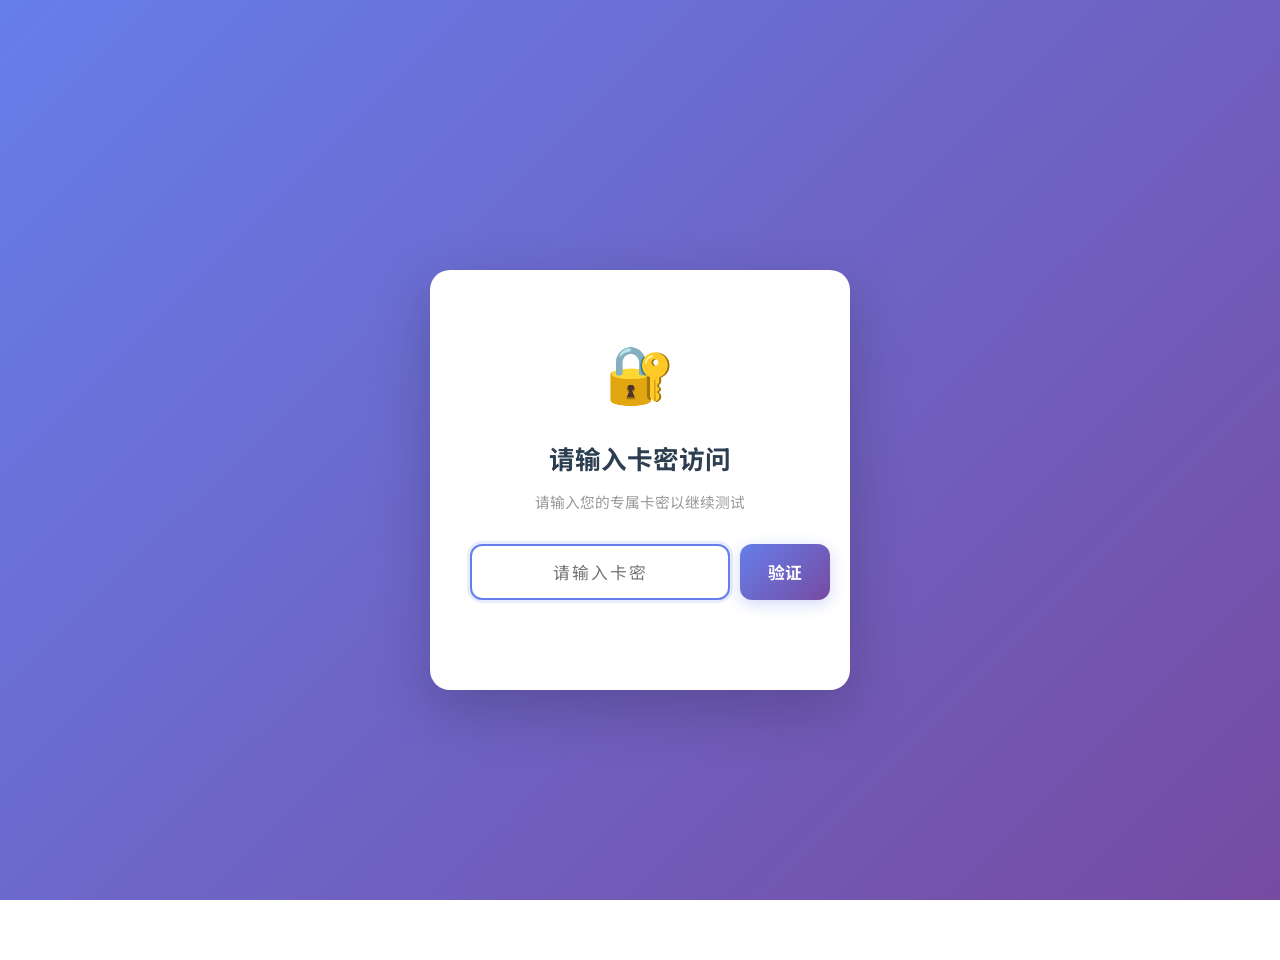
<file: index.html>
<!DOCTYPE html>
<html lang="zh-CN">
<head>
    <meta charset="UTF-8">
    <meta name="viewport" content="width=device-width, initial-scale=1.0, maximum-scale=1.0, user-scalable=no">
    <title>MBTI 性格测试 | 探索你的性格密码</title>
    <link rel="stylesheet" href="style.css">
</head>
<body>
    <!-- ===== 卡密验证门禁 ===== -->
    <div class="gate-overlay" id="gate-overlay">
        <div class="gate-box">
            <div class="gate-icon">🔐</div>
            <h1>请输入卡密访问</h1>
            <p class="gate-subtitle">请输入您的专属卡密以继续测试</p>
            <div class="gate-input-group">
                <input type="password" class="gate-input" id="gate-input"
                    placeholder="请输入卡密" maxlength="20" autocomplete="off">
                <button class="gate-submit" id="gate-submit">验证</button>
            </div>
            <div class="gate-error" id="gate-error">卡密错误，请重试</div>
        </div>
    </div>

    <!-- ===== 主内容（验证后显示） ===== -->
    <div id="main-content">
        <div class="container">
            <div class="welcome-hero">
                <div class="welcome-icon">🧠</div>
                <h1>探索你的性格密码</h1>
                <p class="welcome-subtitle">
                    MBTI（Myers-Briggs Type Indicator）是全球最广泛使用的性格分类工具之一。<br>
                    这不是评判好坏，而是帮你发现自己的天赋与潜能。
                </p>
            </div>

            <div class="feature-grid">
                <div class="feature-card">
                    <span class="feature-icon">📋</span>
                    <h3>40 道精选题目</h3>
                    <p>覆盖四维性格偏好，科学全面</p>
                </div>
                <div class="feature-card">
                    <span class="feature-icon">⚡</span>
                    <h3>5-8 分钟完成</h3>
                    <p>轻量设计，随时随地进行</p>
                </div>
                <div class="feature-card">
                    <span class="feature-icon">📊</span>
                    <h3>16 种完整分析</h3>
                    <p>优缺点 / 职业方向 / 人际关系全维度报告</p>
                </div>
            </div>

            <div class="welcome-stats">
                <div class="stat-item">
                    <div class="stat-number">16</div>
                    <div class="stat-label">性格类型</div>
                </div>
                <div class="stat-item">
                    <div class="stat-number">40</div>
                    <div class="stat-label">测试题目</div>
                </div>
                <div class="stat-item">
                    <div class="stat-number">100%</div>
                    <div class="stat-label">在线测评</div>
                </div>
            </div>

            <a href="test.html" class="start-btn">🚀 开始测试</a>

            <p class="disclaimer">
                ⚠️ 本测试仅供个人探索参考，不能替代专业心理评估。请根据真实感受作答，没有对错之分。
            </p>
        </div>
    </div>

    <script>
        // 门禁验证逻辑（内联，确保优先执行）
        (function() {
            var PASSCODE = 'stk347';
            var VERIFIED_KEY = 'mbti_verified';

            // 已通过验证 → 直接显示内容
            if (sessionStorage.getItem(VERIFIED_KEY) === 'true') {
                document.body.classList.add('gate-unlocked');
                return;
            }

            // 未验证 → 显示门禁
            var input = document.getElementById('gate-input');
            var submit = document.getElementById('gate-submit');
            var error = document.getElementById('gate-error');

            function doVerify() {
                if (input.value.trim() === PASSCODE) {
                    sessionStorage.setItem(VERIFIED_KEY, 'true');
                    document.body.classList.add('gate-unlocked');
                } else {
                    error.classList.add('visible');
                    input.value = '';
                    input.focus();
                    setTimeout(function() { error.classList.remove('visible'); }, 2000);
                }
            }

            submit.addEventListener('click', doVerify);
            input.addEventListener('keydown', function(e) {
                if (e.key === 'Enter') doVerify();
            });

            // 自动聚焦输入框
            setTimeout(function() { input.focus(); }, 300);
        })();
    </script>
</body>
</html>
</file>
<file: style.css>
/* ==========================================
   MBTI 性格测试 - 全局样式 (移动优先优化版)
   ========================================== */

@import url('https://fonts.googleapis.com/css2?family=Noto+Sans+SC:wght@300;400;500;700;900&display=swap');

* { box-sizing: border-box; margin: 0; padding: 0; }

body {
    font-family: 'Noto Sans SC', 'PingFang SC', 'Microsoft YaHei', sans-serif;
    line-height: 1.8;
    background: linear-gradient(135deg, #667eea 0%, #764ba2 100%);
    color: #333;
    min-height: 100vh;
    display: flex;
    justify-content: center;
    align-items: center;
    padding: 30px 20px;
    background-attachment: fixed;
    /* 移动端性能优化：禁用 MacOS 上可能的 overscroll 弹性 */
    overscroll-behavior: none;
}

/* ===== 容器 ===== */
.container {
    background: #fff;
    padding: 50px 45px;
    border-radius: 20px;
    box-shadow: 0 20px 60px rgba(0,0,0,0.15), 0 0 0 1px rgba(255,255,255,0.1);
    max-width: 820px;
    width: 100%;
    text-align: center;
    margin: 20px auto;
    animation: fadeInUp 0.6s ease-out;
}

@keyframes fadeInUp {
    from { opacity: 0; transform: translateY(30px); }
    to   { opacity: 1; transform: translateY(0); }
}

/* ==========================================
   卡密验证门禁
   ========================================== */
.gate-overlay {
    display: flex;
    justify-content: center;
    align-items: center;
    min-height: 100vh;
    width: 100%;
    padding: 20px;
}

.gate-box {
    background: #fff;
    border-radius: 20px;
    box-shadow: 0 20px 60px rgba(0,0,0,0.2);
    padding: 50px 40px;
    max-width: 420px;
    width: 100%;
    text-align: center;
    animation: fadeInUp 0.5s ease-out;
}

.gate-icon {
    font-size: 56px;
    margin-bottom: 15px;
    animation: pulse 2s ease-in-out infinite;
}

@keyframes pulse {
    0%, 100% { transform: scale(1); }
    50%      { transform: scale(1.06); }
}

.gate-box h1 {
    font-size: 1.6em;
    font-weight: 700;
    color: #2c3e50;
    margin-bottom: 8px;
}

.gate-subtitle {
    font-size: 0.92em;
    color: #999;
    margin-bottom: 28px;
}

.gate-input-group {
    display: flex;
    gap: 10px;
    margin-bottom: 16px;
}

.gate-input {
    flex: 1;
    padding: 14px 18px;
    border: 2px solid #e0e0e0;
    border-radius: 12px;
    font-size: 1.05em;
    font-family: inherit;
    text-align: center;
    letter-spacing: 2px;
    outline: none;
    transition: border-color 0.3s ease, box-shadow 0.3s ease;
    -webkit-appearance: none;
    appearance: none;
}

.gate-input:focus {
    border-color: #667eea;
    box-shadow: 0 0 0 3px rgba(102, 126, 234, 0.15);
}

.gate-submit {
    padding: 14px 28px;
    background: linear-gradient(135deg, #667eea, #764ba2);
    color: #fff;
    border: none;
    border-radius: 12px;
    font-size: 1.05em;
    font-weight: 700;
    font-family: inherit;
    cursor: pointer;
    transition: all 0.3s ease;
    white-space: nowrap;
    box-shadow: 0 4px 15px rgba(102, 126, 234, 0.3);
}

.gate-submit:hover {
    transform: translateY(-2px);
    box-shadow: 0 8px 25px rgba(102, 126, 234, 0.4);
}

.gate-submit:active {
    transform: translateY(0);
}

.gate-error {
    min-height: 22px;
    font-size: 0.85em;
    color: #e53935;
    margin-top: 4px;
    opacity: 0;
    transition: opacity 0.3s ease;
}

.gate-error.visible {
    opacity: 1;
}

/* 主内容初始隐藏 */
#main-content { display: none; }
body.gate-unlocked #main-content { display: block; }
body.gate-unlocked .gate-overlay { display: none; }

/* ===== 欢迎页 ===== */
.welcome-hero {
    padding: 20px 0 10px;
}

.welcome-icon {
    font-size: 72px;
    margin-bottom: 15px;
    animation: pulse 2s ease-in-out infinite;
}

.welcome-hero h1 {
    font-size: 2.4em;
    font-weight: 900;
    background: linear-gradient(135deg, #667eea, #764ba2);
    -webkit-background-clip: text;
    -webkit-text-fill-color: transparent;
    background-clip: text;
    margin-bottom: 12px;
}

.welcome-subtitle {
    font-size: 1.15em;
    color: #888;
    margin-bottom: 30px;
    line-height: 1.8;
}

.feature-grid {
    display: grid;
    grid-template-columns: repeat(3, 1fr);
    gap: 20px;
    margin: 30px 0;
    text-align: center;
}

.feature-card {
    background: linear-gradient(135deg, #f8f9ff, #f0f2ff);
    border-radius: 16px;
    padding: 30px 18px;
    transition: transform 0.3s ease, box-shadow 0.3s ease;
    border: 1px solid #e8ecff;
}

.feature-card:hover {
    transform: translateY(-5px);
    box-shadow: 0 12px 30px rgba(102, 126, 234, 0.15);
}

.feature-icon {
    font-size: 40px;
    margin-bottom: 12px;
    display: block;
}

.feature-card h3 {
    font-size: 1.05em;
    color: #444;
    font-weight: 700;
    margin-bottom: 6px;
}

.feature-card p {
    font-size: 0.88em;
    color: #888;
    line-height: 1.6;
}

.welcome-stats {
    display: flex;
    justify-content: center;
    gap: 40px;
    margin: 25px 0;
    flex-wrap: wrap;
}

.stat-item { text-align: center; }

.stat-number {
    font-size: 2em;
    font-weight: 900;
    color: #667eea;
}

.stat-label {
    font-size: 0.85em;
    color: #999;
    margin-top: 2px;
}

.start-btn {
    display: inline-block;
    background: linear-gradient(135deg, #667eea 0%, #764ba2 100%);
    color: #fff;
    padding: 16px 50px;
    border-radius: 50px;
    text-decoration: none;
    font-weight: 700;
    font-size: 1.2em;
    letter-spacing: 1px;
    transition: all 0.3s ease;
    box-shadow: 0 8px 25px rgba(102, 126, 234, 0.4);
    margin-top: 25px;
    border: none;
    cursor: pointer;
}

.start-btn:hover { transform: translateY(-3px); box-shadow: 0 14px 35px rgba(102,126,234,0.5); }
.start-btn:active { transform: translateY(0); }

/* ===== 通用按钮 ===== */
.button {
    display: inline-block;
    background: linear-gradient(135deg, #667eea, #764ba2);
    color: #fff;
    padding: 14px 35px;
    border-radius: 50px;
    text-decoration: none;
    font-weight: 700;
    font-size: 1.05em;
    transition: all 0.3s ease;
    margin-top: 20px;
    border: none;
    cursor: pointer;
    box-shadow: 0 4px 15px rgba(102, 126, 234, 0.3);
    /* 移动端触摸优化 */
    -webkit-tap-highlight-color: transparent;
    touch-action: manipulation;
}

.button:hover { transform: translateY(-2px); box-shadow: 0 8px 25px rgba(102,126,234,0.4); }
.button:active { transform: translateY(0); }

/* ===== 标题 ===== */
h1 { color: #2c3e50; margin-bottom: 20px; font-size: 2em; font-weight: 700; }
h2 { color: #34495e; margin: 25px 0 15px; font-size: 1.6em; font-weight: 700; }
h3 { color: #444; margin: 20px 0 10px; font-size: 1.25em; font-weight: 600; }
h4 { color: #555; font-size: 1.05em; font-weight: 600; margin-bottom: 8px; }

/* ===== 测试页 ===== */
.progress {
    font-size: 1.05em;
    color: #888;
    margin-bottom: 25px;
}

.progress-bar-outer {
    background: #e9ecef;
    border-radius: 10px;
    height: 8px;
    margin: 15px 0 30px;
    overflow: hidden;
}

.progress-bar-inner {
    height: 100%;
    background: linear-gradient(90deg, #667eea, #764ba2);
    border-radius: 10px;
    transition: width 0.4s ease;
}

.question-card {
    background: #fafbff;
    border: 1px solid #e8ecff;
    border-radius: 16px;
    padding: 30px;
    margin-bottom: 22px;
    text-align: left;
    box-shadow: 0 3px 15px rgba(0,0,0,0.04);
    transition: all 0.3s ease;
}

.question-card:hover { border-color: #c5cdff; box-shadow: 0 6px 20px rgba(102,126,234,0.08); }

.question-card h2 {
    font-size: 1.2em;
    color: #444;
    margin-top: 0;
    margin-bottom: 20px;
    font-weight: 600;
}

.options label {
    display: flex;
    align-items: center;
    background: #fff;
    border: 2px solid #e8ecff;
    border-radius: 12px;
    padding: 16px 20px;
    margin-bottom: 10px;
    cursor: pointer;
    transition: all 0.25s ease;
    font-size: 1.05em;
    color: #555;
    -webkit-tap-highlight-color: transparent;
    touch-action: manipulation;
    min-height: 54px;
}

.options label:hover, .options label:active {
    background: #f0f2ff;
    border-color: #667eea;
}

.options input[type="radio"] {
    margin-right: 14px;
    transform: scale(1.3);
    accent-color: #667eea;
    min-width: 18px;
}

.navigation-buttons {
    margin-top: 30px;
    display: flex;
    justify-content: center;
    gap: 20px;
    flex-wrap: wrap;
}

.navigation-buttons .button { margin-top: 0; }

/* ===== 结果页 ===== */
.result-container { text-align: left; }
.result-container h1 { text-align: center; color: #2c3e50; font-size: 1.9em; margin-bottom: 30px; }

.mbti-badge { text-align: center; margin: 20px 0 30px; }

.mbti-type-code {
    display: inline-block;
    font-size: 3.5em;
    font-weight: 900;
    letter-spacing: 8px;
    color: #fff;
    background: linear-gradient(135deg, #667eea, #764ba2);
    padding: 15px 35px;
    border-radius: 20px;
    box-shadow: 0 10px 30px rgba(102, 126, 234, 0.3);
    margin-bottom: 10px;
}

.mbti-type-name { font-size: 1.4em; color: #555; font-weight: 500; margin-top: 8px; }

.dimension-bars { margin: 25px 0; }
.dim-item { margin-bottom: 16px; }

.dim-label {
    display: flex;
    justify-content: space-between;
    font-size: 0.95em;
    font-weight: 600;
    margin-bottom: 5px;
    color: #555;
    flex-wrap: wrap;
    gap: 4px;
}

.dim-label .left  { color: #667eea; }
.dim-label .right { color: #764ba2; }

.dim-track {
    background: #f0f0f0;
    border-radius: 8px;
    height: 22px;
    overflow: hidden;
    position: relative;
}

.dim-fill {
    height: 100%;
    border-radius: 8px;
    transition: width 0.6s ease;
    background: linear-gradient(90deg, #667eea, #764ba2);
    position: relative;
}

.dim-fill::after {
    content: attr(data-pct);
    position: absolute;
    right: 8px;
    top: 50%;
    transform: translateY(-50%);
    font-size: 0.75em;
    font-weight: 700;
    color: #fff;
}

/* 内容区块 */
.section {
    background: #fafbff;
    border: 1px solid #e8ecff;
    border-radius: 16px;
    padding: 28px 30px;
    margin-top: 22px;
    box-shadow: 0 3px 15px rgba(0,0,0,0.03);
    transition: box-shadow 0.3s ease;
}

.section:hover { box-shadow: 0 6px 25px rgba(102,126,234,0.08); }

.section h3 {
    color: #667eea;
    margin-top: 0;
    font-size: 1.2em;
    font-weight: 700;
    padding-bottom: 12px;
    border-bottom: 2px solid #e8ecff;
    margin-bottom: 18px;
}

.section ul { list-style: none; padding-left: 0; margin-bottom: 12px; }

.section ul li {
    padding: 6px 0 6px 22px;
    position: relative;
    color: #555;
    font-size: 1em;
}

.section ul li::before {
    content: '▸'; position: absolute;
    left: 0; color: #667eea; font-weight: 700;
}

.section p {
    margin-bottom: 12px; color: #555;
    text-align: justify; line-height: 1.9;
}

.pros-cons-grid {
    display: grid;
    grid-template-columns: 1fr 1fr;
    gap: 20px;
    margin-top: 8px;
}

.pros-box, .cons-box { padding: 22px; border-radius: 14px; }

.pros-box { background: linear-gradient(135deg, #e8f5e9, #c8e6c9); border: 1px solid #a5d6a7; }
.cons-box { background: linear-gradient(135deg, #fce4ec, #f8bbd0); border: 1px solid #ef9a9a; }
.pros-box h4 { color: #2e7d32; font-size: 1.05em; margin-bottom: 12px; }
.cons-box h4 { color: #c62828; font-size: 1.05em; margin-bottom: 12px; }
.pros-box ul, .cons-box ul { list-style: none; padding-left: 0; }
.pros-box ul li { padding: 5px 0 5px 18px; position: relative; color: #444; }
.pros-box ul li::before { content: '✓'; position: absolute; left: 0; color: #43a047; font-weight: 700; }
.cons-box ul li { padding: 5px 0 5px 18px; position: relative; color: #444; }
.cons-box ul li::before { content: '✗'; position: absolute; left: 0; color: #e53935; font-weight: 700; }

.relation-cards { display: grid; grid-template-columns: 1fr 1fr; gap: 16px; margin-top: 8px; }
.relation-card { padding: 18px; border-radius: 12px; text-align: center; }
.relation-card.friendship { background: #e3f2fd; border: 1px solid #90caf9; }
.relation-card.love       { background: #fce4ec; border: 1px solid #f48fb1; }
.relation-card .rel-icon { font-size: 28px; margin-bottom: 6px; }
.relation-card h4 { font-size: 0.95em; font-weight: 700; margin-bottom: 6px; }
.relation-card.friendship h4 { color: #1565c0; }
.relation-card.love h4       { color: #c62828; }
.relation-card p { font-size: 0.9em; color: #666; text-align: center !important; line-height: 1.7; }

.result-actions {
    text-align: center;
    margin-top: 35px;
    display: flex;
    justify-content: center;
    gap: 18px;
    flex-wrap: wrap;
}

.btn-secondary {
    background: #fff;
    color: #667eea;
    border: 2px solid #667eea;
    box-shadow: none;
}

.btn-secondary:hover { background: #f0f2ff; box-shadow: 0 4px 15px rgba(102,126,234,0.15); }

.btn-orange {
    background: linear-gradient(135deg, #f39c12, #e67e22);
    box-shadow: 0 4px 15px rgba(230,126,34,0.3);
}

.btn-orange:hover { box-shadow: 0 8px 25px rgba(230,126,34,0.4); }

.disclaimer {
    text-align: center; color: #bbb; font-size: 0.82em;
    margin-top: 35px; padding-top: 20px;
    border-top: 1px solid #f0f0f0;
}

/* ==========================================
   响应式 — 平板 (≤ 768px)
   ========================================== */
@media (max-width: 768px) {
    body { padding: 12px 8px; }

    .container {
        padding: 30px 20px;
        border-radius: 16px;
        margin: 10px auto;
    }

    /* 门禁 */
    .gate-box { padding: 35px 24px; border-radius: 16px; }
    .gate-icon { font-size: 44px; }
    .gate-box h1 { font-size: 1.35em; }
    .gate-subtitle { font-size: 0.85em; }
    .gate-input { padding: 13px 14px; font-size: 1em; }
    .gate-submit { padding: 13px 22px; font-size: 1em; }
    .gate-input-group { gap: 8px; }

    /* 欢迎页 */
    .welcome-icon { font-size: 50px; }
    .welcome-hero h1 { font-size: 1.7em; }
    .welcome-subtitle { font-size: 0.95em; line-height: 1.7; }
    .feature-grid { grid-template-columns: 1fr; gap: 14px; }
    .feature-card { padding: 24px 18px; }
    .feature-icon { font-size: 34px; margin-bottom: 10px; }
    .feature-card h3 { font-size: 0.98em; }
    .feature-card p { font-size: 0.82em; }
    .welcome-stats { gap: 28px; }
    .stat-number { font-size: 1.6em; }
    .start-btn { padding: 15px 42px; font-size: 1.1em; }

    /* 标题 */
    h1 { font-size: 1.55em; }
    h2 { font-size: 1.25em; }
    h3 { font-size: 1.1em; }
    h4 { font-size: 0.98em; }

    /* 测试页 */
    .progress { font-size: 0.95em; }
    .progress-bar-outer { height: 7px; margin: 12px 0 24px; }
    .question-card { padding: 22px 18px; margin-bottom: 16px; border-radius: 14px; }
    .question-card h2 { font-size: 1.05em; margin-bottom: 16px; line-height: 1.6; }
    .options label { padding: 14px 16px; font-size: 0.95em; border-radius: 10px; min-height: 50px; }
    .options input[type="radio"] { transform: scale(1.15); margin-right: 12px; }
    .navigation-buttons { gap: 14px; margin-top: 22px; }

    /* 结果页 */
    .result-container h1 { font-size: 1.45em; margin-bottom: 22px; }
    .mbti-type-code { font-size: 2.3em; padding: 12px 24px; letter-spacing: 5px; border-radius: 16px; }
    .mbti-type-name { font-size: 1.15em; }
    .dim-label { font-size: 0.82em; }
    .dim-track { height: 18px; }
    .section { padding: 22px 18px; border-radius: 14px; margin-top: 18px; }
    .section h3 { font-size: 1.05em; padding-bottom: 10px; margin-bottom: 14px; }
    .section ul li { font-size: 0.93em; padding: 5px 0 5px 18px; }
    .pros-cons-grid { grid-template-columns: 1fr; gap: 14px; }
    .pros-box, .cons-box { padding: 18px 16px; }
    .relation-cards { grid-template-columns: 1fr; gap: 12px; }
    .relation-card { padding: 16px; }
    .result-actions { gap: 12px; margin-top: 28px; }
    .button { padding: 13px 28px; font-size: 0.95em; }
    .disclaimer { font-size: 0.76em; margin-top: 28px; padding-top: 16px; }

    /* 分享卡片 */
    .share-card { max-width: 360px; }
    .share-card-inner { padding: 28px 20px 20px; border-radius: 20px; }
    .share-badge { font-size: 2.1em; padding: 10px 22px; letter-spacing: 4px; border-radius: 14px; }
    .share-name { font-size: 1em; }
    .share-dim-bar-wrap { height: 12px; }
    .share-tagline { font-size: 0.78em; }

    .btn-save { padding: 13px 28px; font-size: 0.95em; }
}

/* ==========================================
   响应式 — 手机 (≤ 480px)
   ========================================== */
@media (max-width: 480px) {
    body { padding: 6px 4px; }

    .container {
        padding: 22px 14px;
        border-radius: 14px;
        margin: 6px auto;
    }

    /* 门禁 */
    .gate-box { padding: 30px 18px; border-radius: 14px; }
    .gate-icon { font-size: 38px; }
    .gate-box h1 { font-size: 1.2em; }
    .gate-subtitle { font-size: 0.8em; margin-bottom: 22px; }
    .gate-input { padding: 12px 12px; font-size: 0.95em; border-radius: 10px; }
    .gate-submit { padding: 12px 20px; font-size: 0.95em; border-radius: 10px; }
    .gate-input-group { gap: 6px; }
    .gate-error { font-size: 0.78em; }

    /* 欢迎页 */
    .welcome-icon { font-size: 42px; margin-bottom: 10px; }
    .welcome-hero h1 { font-size: 1.4em; }
    .welcome-subtitle { font-size: 0.88em; line-height: 1.6; margin-bottom: 22px; }
    .feature-grid { gap: 10px; margin: 20px 0; }
    .feature-card { padding: 20px 14px; border-radius: 14px; }
    .feature-icon { font-size: 30px; margin-bottom: 8px; }
    .feature-card h3 { font-size: 0.92em; }
    .feature-card p { font-size: 0.78em; }
    .welcome-stats { gap: 20px; margin: 18px 0; }
    .stat-number { font-size: 1.4em; }
    .stat-label { font-size: 0.78em; }
    .start-btn { padding: 14px 36px; font-size: 1em; letter-spacing: 0; }

    /* 标题 */
    h1 { font-size: 1.35em; }
    h2 { font-size: 1.15em; }
    h3 { font-size: 1.05em; }
    h4 { font-size: 0.93em; }

    /* 测试页 */
    .progress { font-size: 0.88em; }
    .progress-bar-outer { height: 6px; margin: 10px 0 20px; }
    .question-card { padding: 18px 14px; margin-bottom: 14px; border-radius: 12px; }
    .question-card h2 { font-size: 0.98em; margin-bottom: 14px; line-height: 1.5; }
    .options label { padding: 12px 14px; font-size: 0.9em; min-height: 46px; border-radius: 10px; }
    .options input[type="radio"] { transform: scale(1.1); margin-right: 10px; }
    .navigation-buttons { gap: 10px; margin-top: 18px; }
    .button { padding: 12px 24px; font-size: 0.9em; border-radius: 40px; }
    .button:hover { transform: none; box-shadow: 0 4px 15px rgba(102,126,234,0.3); }

    /* 结果页 */
    .result-container h1 { font-size: 1.25em; margin-bottom: 18px; }
    .mbti-type-code { font-size: 1.9em; padding: 10px 20px; letter-spacing: 3px; border-radius: 14px; }
    .mbti-type-name { font-size: 1.05em; }
    .dim-label { font-size: 0.75em; }
    .dim-track { height: 16px; border-radius: 6px; }
    .dim-fill { border-radius: 6px; }
    .dim-fill::after { font-size: 0.7em; right: 6px; }
    .section { padding: 18px 14px; margin-top: 14px; border-radius: 12px; }
    .section h3 { font-size: 0.98em; padding-bottom: 8px; margin-bottom: 12px; }
    .section p { font-size: 0.9em; line-height: 1.7; text-align: left; }
    .section ul li { font-size: 0.88em; padding: 4px 0 4px 16px; }
    .pros-box, .cons-box { padding: 16px 14px; border-radius: 12px; }
    .pros-box h4, .cons-box h4 { font-size: 0.95em; margin-bottom: 10px; }
    .pros-box ul li, .cons-box ul li { font-size: 0.85em; padding: 4px 0 4px 16px; }
    .relation-card { padding: 14px; border-radius: 10px; }
    .relation-card h4 { font-size: 0.88em; }
    .relation-card p { font-size: 0.82em; }
    .result-actions { gap: 10px; margin-top: 24px; }
    .btn-secondary { padding: 12px 24px; font-size: 0.9em; }
    .btn-orange { padding: 12px 24px; font-size: 0.9em; }
    .disclaimer { font-size: 0.72em; margin-top: 22px; padding-top: 14px; }
    .start-btn:hover, .button:hover { transform: none; }

    /* 分享卡片 */
    .share-card { max-width: 300px; }
    .share-card-inner { padding: 22px 14px 16px; border-radius: 16px; border-width: 2px; }
    .share-badge { font-size: 1.7em; padding: 8px 18px; letter-spacing: 3px; border-radius: 12px; }
    .share-name { font-size: 0.9em; }
    .share-dim-row { gap: 5px; margin-bottom: 8px; }
    .share-dim-label { width: 20px; font-size: 0.75em; }
    .share-dim-bar-wrap { height: 10px; border-radius: 5px; }
    .share-dim-bar { border-radius: 5px; }
    .share-tagline { font-size: 0.72em; padding: 8px 4px 4px; }
    .share-watermark { font-size: 0.65em; margin-top: 10px; }
    .btn-save { padding: 12px 24px; font-size: 0.9em; }
}

/* ==========================================
   分享卡片（截图目标）
   ========================================== */
.share-card {
    /* 使用屏幕外定位而非 display:none，确保 html2canvas 能渲染 */
    position: fixed;
    left: -9999px;
    top: 0;
    z-index: -1;
    width: 420px;
    margin: 0;
}

.share-card-inner {
    background: #fafbff;
    border: 3px solid #667eea;
    border-radius: 24px;
    padding: 36px 28px 24px;
    text-align: center;
    box-shadow: 0 8px 40px rgba(102, 126, 234, 0.12);
    position: relative;
    overflow: hidden;
}

/* 装饰性背景圆 — 用真实 div 替代伪元素，兼容 html2canvas */
.share-deco-top {
    position: absolute;
    top: -60px; right: -60px;
    width: 180px; height: 180px;
    background: #e8eaff;
    border-radius: 50%;
    pointer-events: none;
    z-index: 0;
}
.share-deco-bottom {
    position: absolute;
    bottom: -40px; left: -40px;
    width: 140px; height: 140px;
    background: #ece5f5;
    border-radius: 50%;
    pointer-events: none;
    z-index: 0;
}

.share-header { margin-bottom: 20px; position: relative; z-index: 1; }

.share-badge {
    display: inline-block;
    font-size: 2.8em;
    font-weight: 900;
    letter-spacing: 6px;
    color: #fff;
    background: linear-gradient(135deg, #667eea, #764ba2);
    padding: 14px 30px;
    border-radius: 18px;
    margin-bottom: 8px;
    box-shadow: 0 6px 20px rgba(102, 126, 234, 0.35);
}

.share-name {
    font-size: 1.15em;
    font-weight: 600;
    color: #555;
    margin-top: 6px;
}

.share-dims { margin: 18px 0 16px; position: relative; z-index: 1; }

.share-dim-row {
    display: flex;
    align-items: center;
    gap: 8px;
    margin-bottom: 10px;
}

.share-dim-label {
    width: 24px;
    font-size: 0.85em;
    font-weight: 700;
    text-align: center;
    flex-shrink: 0;
}

.share-dim-label:first-child { color: #667eea; }
.share-dim-label:last-child  { color: #764ba2; }

.share-dim-bar-wrap {
    flex: 1;
    height: 14px;
    background: #e0e0e0;
    border-radius: 7px;
    overflow: hidden;
}

.share-dim-bar {
    height: 100%;
    border-radius: 7px;
    background: linear-gradient(90deg, #667eea, #764ba2);
    transition: width 0.6s ease;
}

.share-tagline {
    font-size: 0.85em;
    color: #777;
    line-height: 1.7;
    padding: 12px 8px 8px;
    border-top: 1px dashed #d5d8f0;
    margin-top: 6px;
    position: relative;
    z-index: 1;
}

.share-watermark {
    font-size: 0.7em;
    color: #bbb;
    margin-top: 14px;
    letter-spacing: 0.5px;
    position: relative;
    z-index: 1;
}

/* ===== 保存按钮 ===== */
.btn-save {
    background: linear-gradient(135deg, #27ae60, #2ecc71);
    box-shadow: 0 4px 15px rgba(39, 174, 96, 0.35);
    border: none;
    font-family: inherit;
    cursor: pointer;
    -webkit-tap-highlight-color: transparent;
    touch-action: manipulation;
}

.btn-save:hover {
    transform: translateY(-2px);
    box-shadow: 0 8px 25px rgba(39, 174, 96, 0.45);
}

.btn-save:active { transform: translateY(0); }
.btn-save:disabled {
    opacity: 0.7;
    cursor: not-allowed;
    transform: none;
}

/* ==========================================
   超小屏 (≤ 360px)
   ========================================== */
@media (max-width: 360px) {
    .container { padding: 18px 10px; border-radius: 12px; }
    .gate-box { padding: 24px 14px; }
    .gate-icon { font-size: 32px; }
    .gate-box h1 { font-size: 1.1em; }
    .welcome-icon { font-size: 36px; }
    .welcome-hero h1 { font-size: 1.25em; }
    .start-btn { padding: 13px 30px; font-size: 0.95em; }
    .question-card { padding: 16px 10px; }
    .question-card h2 { font-size: 0.92em; }
    .options label { padding: 10px 12px; font-size: 0.85em; min-height: 42px; }
    .mbti-type-code { font-size: 1.6em; padding: 8px 16px; letter-spacing: 2px; }
    h1 { font-size: 1.2em; }
    .section { padding: 14px 10px; }
    .button { padding: 11px 20px; font-size: 0.85em; }

    /* 分享卡片 */
    .share-card { max-width: 260px; }
    .share-card-inner { padding: 18px 10px 12px; border-radius: 14px; }
    .share-badge { font-size: 1.4em; padding: 6px 14px; letter-spacing: 2px; border-radius: 10px; }
    .share-name { font-size: 0.82em; }
    .share-dim-bar-wrap { height: 8px; }
    .share-tagline { font-size: 0.68em; }
}
</file>
